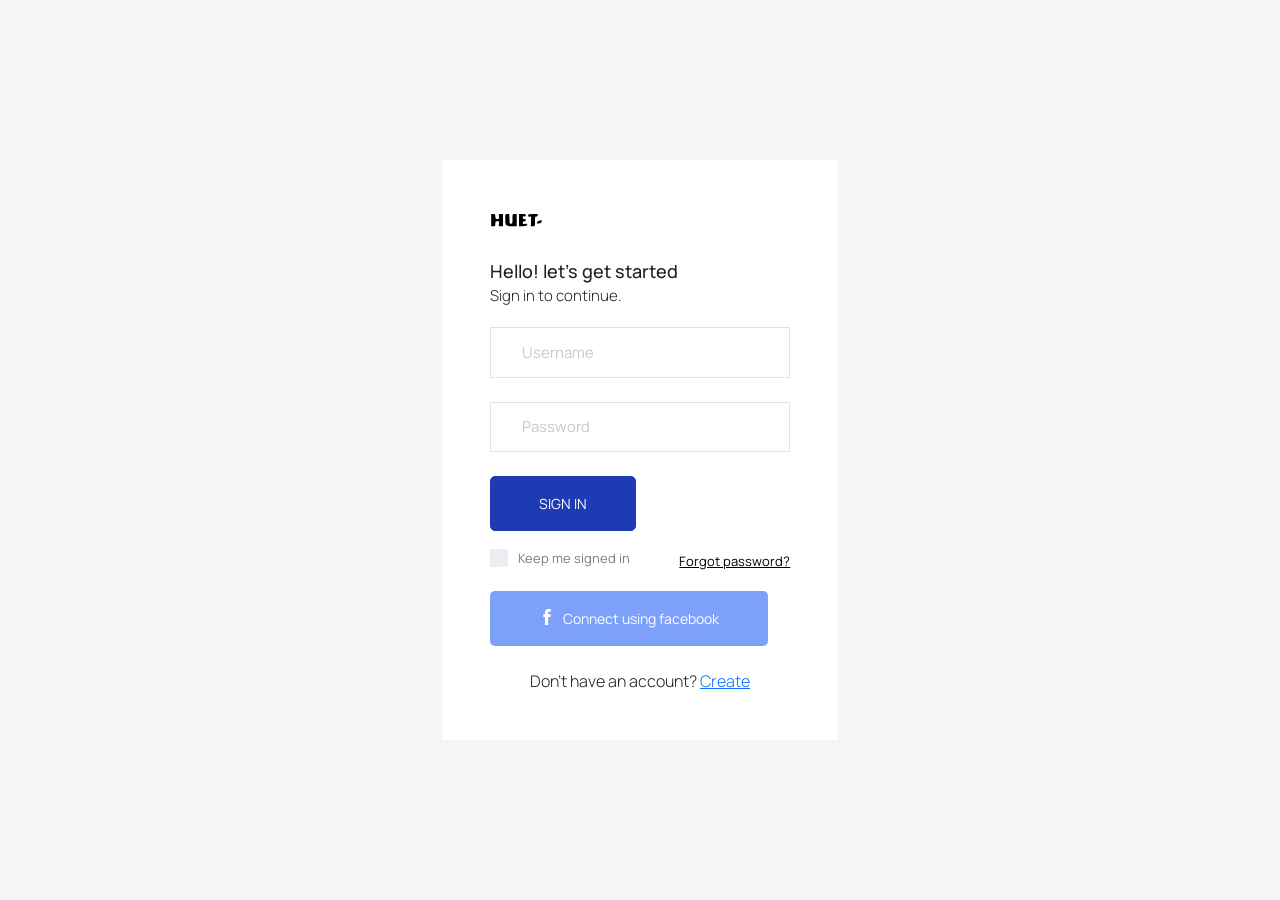
<file: pages/samples/login.html>
<!DOCTYPE html>
<html lang="en">

<head>
  <!-- Required meta tags -->
  <meta charset="utf-8">
  <meta name="viewport" content="width=device-width, initial-scale=1, shrink-to-fit=no">
  <title>Star Admin2 </title>
  <!-- plugins:css -->
  <link rel="stylesheet" href="../../vendors/feather/feather.css">
  <link rel="stylesheet" href="../../vendors/mdi/css/materialdesignicons.min.css">
  <link rel="stylesheet" href="../../vendors/ti-icons/css/themify-icons.css">
  <link rel="stylesheet" href="../../vendors/typicons/typicons.css">
  <link rel="stylesheet" href="../../vendors/simple-line-icons/css/simple-line-icons.css">
  <link rel="stylesheet" href="../../vendors/css/vendor.bundle.base.css">
  <!-- endinject -->
  <!-- Plugin css for this page -->
  <!-- End plugin css for this page -->
  <!-- inject:css -->
  <link rel="stylesheet" href="../../css/vertical-layout-light/style.css">
  <!-- endinject -->
  <link rel="shortcut icon" href="../../images/favicon.png" />
</head>

<body>
  <div class="container-scroller">
    <div class="container-fluid page-body-wrapper full-page-wrapper">
      <div class="content-wrapper d-flex align-items-center auth px-0">
        <div class="row w-100 mx-0">
          <div class="col-lg-4 mx-auto">
            <div class="auth-form-light text-left py-5 px-4 px-sm-5">
              <div class="brand-logo">
                <img src="../../images/logo.svg" alt="logo">
              </div>
              <h4>Hello! let's get started</h4>
              <h6 class="fw-light">Sign in to continue.</h6>
              <form class="pt-3">
                <div class="form-group">
                  <input type="email" class="form-control form-control-lg" id="exampleInputEmail1" placeholder="Username">
                </div>
                <div class="form-group">
                  <input type="password" class="form-control form-control-lg" id="exampleInputPassword1" placeholder="Password">
                </div>
                <div class="mt-3">
                  <a class="btn btn-block btn-primary btn-lg font-weight-medium auth-form-btn" href="../../index.html">SIGN IN</a>
                </div>
                <div class="my-2 d-flex justify-content-between align-items-center">
                  <div class="form-check">
                    <label class="form-check-label text-muted">
                      <input type="checkbox" class="form-check-input">
                      Keep me signed in
                    </label>
                  </div>
                  <a href="#" class="auth-link text-black">Forgot password?</a>
                </div>
                <div class="mb-2">
                  <button type="button" class="btn btn-block btn-facebook auth-form-btn">
                    <i class="ti-facebook me-2"></i>Connect using facebook
                  </button>
                </div>
                <div class="text-center mt-4 fw-light">
                  Don't have an account? <a href="register.html" class="text-primary">Create</a>
                </div>
              </form>
            </div>
          </div>
        </div>
      </div>
      <!-- content-wrapper ends -->
    </div>
    <!-- page-body-wrapper ends -->
  </div>
  <!-- container-scroller -->
  <!-- plugins:js -->
  <script src="../../vendors/js/vendor.bundle.base.js"></script>
  <!-- endinject -->
  <!-- Plugin js for this page -->
  <script src="../../vendors/bootstrap-datepicker/bootstrap-datepicker.min.js"></script>
  <!-- End plugin js for this page -->
  <!-- inject:js -->
  <script src="../../js/off-canvas.js"></script>
  <script src="../../js/hoverable-collapse.js"></script>
  <script src="../../js/template.js"></script>
  <script src="../../js/settings.js"></script>
  <script src="../../js/todolist.js"></script>
  <!-- endinject -->
</body>

</html>
</file>
<file: vendors/feather/feather.css>
@charset "UTF-8";
 
@font-face {
  font-family: "feather";
  src:url("fonts/feather-webfont.eot");
  src:url("fonts/feather-webfont.eot?#iefix") format("embedded-opentype"),
    url("fonts/feather-webfont.woff") format("woff"),
    url("fonts/feather-webfont.ttf") format("truetype"),
    url("fonts/feather-webfont.svg#feather") format("svg");
  font-weight: normal;
  font-style: normal;
}

/* Character Mapping Method */
 
[data-icon]:before {
  display: inline-block;
  font-family: "feather";
  content: attr(data-icon);
  font-style: normal;
  font-weight: normal;
  font-variant: normal;
  text-transform: none;
  speak: none;
  line-height: 1;
  -webkit-font-smoothing: antialiased;
  -moz-osx-font-smoothing: grayscale;
}

/* CSS Class Mapping Method */
 
[class^="icon-"],
[class*=" icon-"] {
  display: inline-block;
  font-family: "feather";
  font-style: normal;
  font-weight: normal;
  font-variant: normal;
  text-transform: none;
  speak: none;
  line-height: 1;
  -webkit-font-smoothing: antialiased;
  -moz-osx-font-smoothing: grayscale;
}

.icon-eye:before {
  content: "\e000";
}

.icon-paper-clip:before {
  content: "\e001";
}

.icon-mail:before {
  content: "\e002";
}

.icon-mail:before {
  content: "\e002";
}

.icon-toggle:before {
  content: "\e003";
}

.icon-layout:before {
  content: "\e004";
}

.icon-link:before {
  content: "\e005";
}

.icon-bell:before {
  content: "\e006";
}

.icon-lock:before {
  content: "\e007";
}

.icon-unlock:before {
  content: "\e008";
}

.icon-ribbon:before {
  content: "\e009";
}

.icon-image:before {
  content: "\e010";
}

.icon-signal:before {
  content: "\e011";
}

.icon-target:before {
  content: "\e012";
}

.icon-clipboard:before {
  content: "\e013";
}

.icon-clock:before {
  content: "\e014";
}

.icon-clock:before {
  content: "\e014";
}

.icon-watch:before {
  content: "\e015";
}

.icon-air-play:before {
  content: "\e016";
}

.icon-camera:before {
  content: "\e017";
}

.icon-video:before {
  content: "\e018";
}

.icon-disc:before {
  content: "\e019";
}

.icon-printer:before {
  content: "\e020";
}

.icon-monitor:before {
  content: "\e021";
}

.icon-server:before {
  content: "\e022";
}

.icon-cog:before {
  content: "\e023";
}

.icon-heart:before {
  content: "\e024";
}

.icon-paragraph:before {
  content: "\e025";
}

.icon-align-justify:before {
  content: "\e026";
}

.icon-align-left:before {
  content: "\e027";
}

.icon-align-center:before {
  content: "\e028";
}

.icon-align-right:before {
  content: "\e029";
}

.icon-book:before {
  content: "\e030";
}

.icon-layers:before {
  content: "\e031";
}

.icon-stack:before {
  content: "\e032";
}

.icon-stack-2:before {
  content: "\e033";
}

.icon-paper:before {
  content: "\e034";
}

.icon-paper-stack:before {
  content: "\e035";
}

.icon-search:before {
  content: "\e036";
}

.icon-zoom-in:before {
  content: "\e037";
}

.icon-zoom-out:before {
  content: "\e038";
}

.icon-reply:before {
  content: "\e039";
}

.icon-circle-plus:before {
  content: "\e040";
}

.icon-circle-minus:before {
  content: "\e041";
}

.icon-circle-check:before {
  content: "\e042";
}

.icon-circle-cross:before {
  content: "\e043";
}

.icon-square-plus:before {
  content: "\e044";
}

.icon-square-minus:before {
  content: "\e045";
}

.icon-square-check:before {
  content: "\e046";
}

.icon-square-cross:before {
  content: "\e047";
}

.icon-microphone:before {
  content: "\e048";
}

.icon-record:before {
  content: "\e049";
}

.icon-skip-back:before {
  content: "\e050";
}

.icon-rewind:before {
  content: "\e051";
}

.icon-play:before {
  content: "\e052";
}

.icon-pause:before {
  content: "\e053";
}

.icon-stop:before {
  content: "\e054";
}

.icon-fast-forward:before {
  content: "\e055";
}

.icon-skip-forward:before {
  content: "\e056";
}

.icon-shuffle:before {
  content: "\e057";
}

.icon-repeat:before {
  content: "\e058";
}

.icon-folder:before {
  content: "\e059";
}

.icon-umbrella:before {
  content: "\e060";
}

.icon-moon:before {
  content: "\e061";
}

.icon-thermometer:before {
  content: "\e062";
}

.icon-drop:before {
  content: "\e063";
}

.icon-sun:before {
  content: "\e064";
}

.icon-cloud:before {
  content: "\e065";
}

.icon-cloud-upload:before {
  content: "\e066";
}

.icon-cloud-download:before {
  content: "\e067";
}

.icon-upload:before {
  content: "\e068";
}

.icon-download:before {
  content: "\e069";
}

.icon-location:before {
  content: "\e070";
}

.icon-location-2:before {
  content: "\e071";
}

.icon-map:before {
  content: "\e072";
}

.icon-battery:before {
  content: "\e073";
}

.icon-head:before {
  content: "\e074";
}

.icon-briefcase:before {
  content: "\e075";
}

.icon-speech-bubble:before {
  content: "\e076";
}

.icon-anchor:before {
  content: "\e077";
}

.icon-globe:before {
  content: "\e078";
}

.icon-box:before {
  content: "\e079";
}

.icon-reload:before {
  content: "\e080";
}

.icon-share:before {
  content: "\e081";
}

.icon-marquee:before {
  content: "\e082";
}

.icon-marquee-plus:before {
  content: "\e083";
}

.icon-marquee-minus:before {
  content: "\e084";
}

.icon-tag:before {
  content: "\e085";
}

.icon-power:before {
  content: "\e086";
}

.icon-command:before {
  content: "\e087";
}

.icon-alt:before {
  content: "\e088";
}

.icon-esc:before {
  content: "\e089";
}

.icon-bar-graph:before {
  content: "\e090";
}

.icon-bar-graph-2:before {
  content: "\e091";
}

.icon-pie-graph:before {
  content: "\e092";
}

.icon-star:before {
  content: "\e093";
}

.icon-arrow-left:before {
  content: "\e094";
}

.icon-arrow-right:before {
  content: "\e095";
}

.icon-arrow-up:before {
  content: "\e096";
}

.icon-arrow-down:before {
  content: "\e097";
}

.icon-volume:before {
  content: "\e098";
}

.icon-mute:before {
  content: "\e099";
}

.icon-content-right:before {
  content: "\e100";
}

.icon-content-left:before {
  content: "\e101";
}

.icon-grid:before {
  content: "\e102";
}

.icon-grid-2:before {
  content: "\e103";
}

.icon-columns:before {
  content: "\e104";
}

.icon-loader:before {
  content: "\e105";
}

.icon-bag:before {
  content: "\e106";
}

.icon-ban:before {
  content: "\e107";
}

.icon-flag:before {
  content: "\e108";
}

.icon-trash:before {
  content: "\e109";
}

.icon-expand:before {
  content: "\e110";
}

.icon-contract:before {
  content: "\e111";
}

.icon-maximize:before {
  content: "\e112";
}

.icon-minimize:before {
  content: "\e113";
}

.icon-plus:before {
  content: "\e114";
}

.icon-minus:before {
  content: "\e115";
}

.icon-check:before {
  content: "\e116";
}

.icon-cross:before {
  content: "\e117";
}

.icon-move:before {
  content: "\e118";
}

.icon-delete:before {
  content: "\e119";
}

.icon-menu:before {
  content: "\e120";
}

.icon-archive:before {
  content: "\e121";
}

.icon-inbox:before {
  content: "\e122";
}

.icon-outbox:before {
  content: "\e123";
}

.icon-file:before {
  content: "\e124";
}

.icon-file-add:before {
  content: "\e125";
}

.icon-file-subtract:before {
  content: "\e126";
}

.icon-help:before {
  content: "\e127";
}

.icon-open:before {
  content: "\e128";
}

.icon-ellipsis:before {
  content: "\e129";
}
</file>
<file: vendors/ti-icons/css/themify-icons.css>
@font-face {
	font-family: 'themify';
	src:url('../fonts/themify.eot');
	src:url('../fonts/themify.eot?#iefix') format('embedded-opentype'),
		url('../fonts/themify.woff') format('woff'),
		url('../fonts/themify.ttf') format('truetype'),
		url('../fonts/themify.svg') format('svg');
	font-weight: normal;
	font-style: normal;
}

[class^="ti-"], [class*=" ti-"] {
	font-family: 'themify';
	speak: none;
	font-style: normal;
	font-weight: normal;
	font-variant: normal;
	text-transform: none;
	line-height: 1;

	/* Better Font Rendering =========== */
	-webkit-font-smoothing: antialiased;
	-moz-osx-font-smoothing: grayscale;
}

.ti-wand:before {
	content: "\e600";
}
.ti-volume:before {
	content: "\e601";
}
.ti-user:before {
	content: "\e602";
}
.ti-unlock:before {
	content: "\e603";
}
.ti-unlink:before {
	content: "\e604";
}
.ti-trash:before {
	content: "\e605";
}
.ti-thought:before {
	content: "\e606";
}
.ti-target:before {
	content: "\e607";
}
.ti-tag:before {
	content: "\e608";
}
.ti-tablet:before {
	content: "\e609";
}
.ti-star:before {
	content: "\e60a";
}
.ti-spray:before {
	content: "\e60b";
}
.ti-signal:before {
	content: "\e60c";
}
.ti-shopping-cart:before {
	content: "\e60d";
}
.ti-shopping-cart-full:before {
	content: "\e60e";
}
.ti-settings:before {
	content: "\e60f";
}
.ti-search:before {
	content: "\e610";
}
.ti-zoom-in:before {
	content: "\e611";
}
.ti-zoom-out:before {
	content: "\e612";
}
.ti-cut:before {
	content: "\e613";
}
.ti-ruler:before {
	content: "\e614";
}
.ti-ruler-pencil:before {
	content: "\e615";
}
.ti-ruler-alt:before {
	content: "\e616";
}
.ti-bookmark:before {
	content: "\e617";
}
.ti-bookmark-alt:before {
	content: "\e618";
}
.ti-reload:before {
	content: "\e619";
}
.ti-plus:before {
	content: "\e61a";
}
.ti-pin:before {
	content: "\e61b";
}
.ti-pencil:before {
	content: "\e61c";
}
.ti-pencil-alt:before {
	content: "\e61d";
}
.ti-paint-roller:before {
	content: "\e61e";
}
.ti-paint-bucket:before {
	content: "\e61f";
}
.ti-na:before {
	content: "\e620";
}
.ti-mobile:before {
	content: "\e621";
}
.ti-minus:before {
	content: "\e622";
}
.ti-medall:before {
	content: "\e623";
}
.ti-medall-alt:before {
	content: "\e624";
}
.ti-marker:before {
	content: "\e625";
}
.ti-marker-alt:before {
	content: "\e626";
}
.ti-arrow-up:before {
	content: "\e627";
}
.ti-arrow-right:before {
	content: "\e628";
}
.ti-arrow-left:before {
	content: "\e629";
}
.ti-arrow-down:before {
	content: "\e62a";
}
.ti-lock:before {
	content: "\e62b";
}
.ti-location-arrow:before {
	content: "\e62c";
}
.ti-link:before {
	content: "\e62d";
}
.ti-layout:before {
	content: "\e62e";
}
.ti-layers:before {
	content: "\e62f";
}
.ti-layers-alt:before {
	content: "\e630";
}
.ti-key:before {
	content: "\e631";
}
.ti-import:before {
	content: "\e632";
}
.ti-image:before {
	content: "\e633";
}
.ti-heart:before {
	content: "\e634";
}
.ti-heart-broken:before {
	content: "\e635";
}
.ti-hand-stop:before {
	content: "\e636";
}
.ti-hand-open:before {
	content: "\e637";
}
.ti-hand-drag:before {
	content: "\e638";
}
.ti-folder:before {
	content: "\e639";
}
.ti-flag:before {
	content: "\e63a";
}
.ti-flag-alt:before {
	content: "\e63b";
}
.ti-flag-alt-2:before {
	content: "\e63c";
}
.ti-eye:before {
	content: "\e63d";
}
.ti-export:before {
	content: "\e63e";
}
.ti-exchange-vertical:before {
	content: "\e63f";
}
.ti-desktop:before {
	content: "\e640";
}
.ti-cup:before {
	content: "\e641";
}
.ti-crown:before {
	content: "\e642";
}
.ti-comments:before {
	content: "\e643";
}
.ti-comment:before {
	content: "\e644";
}
.ti-comment-alt:before {
	content: "\e645";
}
.ti-close:before {
	content: "\e646";
}
.ti-clip:before {
	content: "\e647";
}
.ti-angle-up:before {
	content: "\e648";
}
.ti-angle-right:before {
	content: "\e649";
}
.ti-angle-left:before {
	content: "\e64a";
}
.ti-angle-down:before {
	content: "\e64b";
}
.ti-check:before {
	content: "\e64c";
}
.ti-check-box:before {
	content: "\e64d";
}
.ti-camera:before {
	content: "\e64e";
}
.ti-announcement:before {
	content: "\e64f";
}
.ti-brush:before {
	content: "\e650";
}
.ti-briefcase:before {
	content: "\e651";
}
.ti-bolt:before {
	content: "\e652";
}
.ti-bolt-alt:before {
	content: "\e653";
}
.ti-blackboard:before {
	content: "\e654";
}
.ti-bag:before {
	content: "\e655";
}
.ti-move:before {
	content: "\e656";
}
.ti-arrows-vertical:before {
	content: "\e657";
}
.ti-arrows-horizontal:before {
	content: "\e658";
}
.ti-fullscreen:before {
	content: "\e659";
}
.ti-arrow-top-right:before {
	content: "\e65a";
}
.ti-arrow-top-left:before {
	content: "\e65b";
}
.ti-arrow-circle-up:before {
	content: "\e65c";
}
.ti-arrow-circle-right:before {
	content: "\e65d";
}
.ti-arrow-circle-left:before {
	content: "\e65e";
}
.ti-arrow-circle-down:before {
	content: "\e65f";
}
.ti-angle-double-up:before {
	content: "\e660";
}
.ti-angle-double-right:before {
	content: "\e661";
}
.ti-angle-double-left:before {
	content: "\e662";
}
.ti-angle-double-down:before {
	content: "\e663";
}
.ti-zip:before {
	content: "\e664";
}
.ti-world:before {
	content: "\e665";
}
.ti-wheelchair:before {
	content: "\e666";
}
.ti-view-list:before {
	content: "\e667";
}
.ti-view-list-alt:before {
	content: "\e668";
}
.ti-view-grid:before {
	content: "\e669";
}
.ti-uppercase:before {
	content: "\e66a";
}
.ti-upload:before {
	content: "\e66b";
}
.ti-underline:before {
	content: "\e66c";
}
.ti-truck:before {
	content: "\e66d";
}
.ti-timer:before {
	content: "\e66e";
}
.ti-ticket:before {
	content: "\e66f";
}
.ti-thumb-up:before {
	content: "\e670";
}
.ti-thumb-down:before {
	content: "\e671";
}
.ti-text:before {
	content: "\e672";
}
.ti-stats-up:before {
	content: "\e673";
}
.ti-stats-down:before {
	content: "\e674";
}
.ti-split-v:before {
	content: "\e675";
}
.ti-split-h:before {
	content: "\e676";
}
.ti-smallcap:before {
	content: "\e677";
}
.ti-shine:before {
	content: "\e678";
}
.ti-shift-right:before {
	content: "\e679";
}
.ti-shift-left:before {
	content: "\e67a";
}
.ti-shield:before {
	content: "\e67b";
}
.ti-notepad:before {
	content: "\e67c";
}
.ti-server:before {
	content: "\e67d";
}
.ti-quote-right:before {
	content: "\e67e";
}
.ti-quote-left:before {
	content: "\e67f";
}
.ti-pulse:before {
	content: "\e680";
}
.ti-printer:before {
	content: "\e681";
}
.ti-power-off:before {
	content: "\e682";
}
.ti-plug:before {
	content: "\e683";
}
.ti-pie-chart:before {
	content: "\e684";
}
.ti-paragraph:before {
	content: "\e685";
}
.ti-panel:before {
	content: "\e686";
}
.ti-package:before {
	content: "\e687";
}
.ti-music:before {
	content: "\e688";
}
.ti-music-alt:before {
	content: "\e689";
}
.ti-mouse:before {
	content: "\e68a";
}
.ti-mouse-alt:before {
	content: "\e68b";
}
.ti-money:before {
	content: "\e68c";
}
.ti-microphone:before {
	content: "\e68d";
}
.ti-menu:before {
	content: "\e68e";
}
.ti-menu-alt:before {
	content: "\e68f";
}
.ti-map:before {
	content: "\e690";
}
.ti-map-alt:before {
	content: "\e691";
}
.ti-loop:before {
	content: "\e692";
}
.ti-location-pin:before {
	content: "\e693";
}
.ti-list:before {
	content: "\e694";
}
.ti-light-bulb:before {
	content: "\e695";
}
.ti-Italic:before {
	content: "\e696";
}
.ti-info:before {
	content: "\e697";
}
.ti-infinite:before {
	content: "\e698";
}
.ti-id-badge:before {
	content: "\e699";
}
.ti-hummer:before {
	content: "\e69a";
}
.ti-home:before {
	content: "\e69b";
}
.ti-help:before {
	content: "\e69c";
}
.ti-headphone:before {
	content: "\e69d";
}
.ti-harddrives:before {
	content: "\e69e";
}
.ti-harddrive:before {
	content: "\e69f";
}
.ti-gift:before {
	content: "\e6a0";
}
.ti-game:before {
	content: "\e6a1";
}
.ti-filter:before {
	content: "\e6a2";
}
.ti-files:before {
	content: "\e6a3";
}
.ti-file:before {
	content: "\e6a4";
}
.ti-eraser:before {
	content: "\e6a5";
}
.ti-envelope:before {
	content: "\e6a6";
}
.ti-download:before {
	content: "\e6a7";
}
.ti-direction:before {
	content: "\e6a8";
}
.ti-direction-alt:before {
	content: "\e6a9";
}
.ti-dashboard:before {
	content: "\e6aa";
}
.ti-control-stop:before {
	content: "\e6ab";
}
.ti-control-shuffle:before {
	content: "\e6ac";
}
.ti-control-play:before {
	content: "\e6ad";
}
.ti-control-pause:before {
	content: "\e6ae";
}
.ti-control-forward:before {
	content: "\e6af";
}
.ti-control-backward:before {
	content: "\e6b0";
}
.ti-cloud:before {
	content: "\e6b1";
}
.ti-cloud-up:before {
	content: "\e6b2";
}
.ti-cloud-down:before {
	content: "\e6b3";
}
.ti-clipboard:before {
	content: "\e6b4";
}
.ti-car:before {
	content: "\e6b5";
}
.ti-calendar:before {
	content: "\e6b6";
}
.ti-book:before {
	content: "\e6b7";
}
.ti-bell:before {
	content: "\e6b8";
}
.ti-basketball:before {
	content: "\e6b9";
}
.ti-bar-chart:before {
	content: "\e6ba";
}
.ti-bar-chart-alt:before {
	content: "\e6bb";
}
.ti-back-right:before {
	content: "\e6bc";
}
.ti-back-left:before {
	content: "\e6bd";
}
.ti-arrows-corner:before {
	content: "\e6be";
}
.ti-archive:before {
	content: "\e6bf";
}
.ti-anchor:before {
	content: "\e6c0";
}
.ti-align-right:before {
	content: "\e6c1";
}
.ti-align-left:before {
	content: "\e6c2";
}
.ti-align-justify:before {
	content: "\e6c3";
}
.ti-align-center:before {
	content: "\e6c4";
}
.ti-alert:before {
	content: "\e6c5";
}
.ti-alarm-clock:before {
	content: "\e6c6";
}
.ti-agenda:before {
	content: "\e6c7";
}
.ti-write:before {
	content: "\e6c8";
}
.ti-window:before {
	content: "\e6c9";
}
.ti-widgetized:before {
	content: "\e6ca";
}
.ti-widget:before {
	content: "\e6cb";
}
.ti-widget-alt:before {
	content: "\e6cc";
}
.ti-wallet:before {
	content: "\e6cd";
}
.ti-video-clapper:before {
	content: "\e6ce";
}
.ti-video-camera:before {
	content: "\e6cf";
}
.ti-vector:before {
	content: "\e6d0";
}
.ti-themify-logo:before {
	content: "\e6d1";
}
.ti-themify-favicon:before {
	content: "\e6d2";
}
.ti-themify-favicon-alt:before {
	content: "\e6d3";
}
.ti-support:before {
	content: "\e6d4";
}
.ti-stamp:before {
	content: "\e6d5";
}
.ti-split-v-alt:before {
	content: "\e6d6";
}
.ti-slice:before {
	content: "\e6d7";
}
.ti-shortcode:before {
	content: "\e6d8";
}
.ti-shift-right-alt:before {
	content: "\e6d9";
}
.ti-shift-left-alt:before {
	content: "\e6da";
}
.ti-ruler-alt-2:before {
	content: "\e6db";
}
.ti-receipt:before {
	content: "\e6dc";
}
.ti-pin2:before {
	content: "\e6dd";
}
.ti-pin-alt:before {
	content: "\e6de";
}
.ti-pencil-alt2:before {
	content: "\e6df";
}
.ti-palette:before {
	content: "\e6e0";
}
.ti-more:before {
	content: "\e6e1";
}
.ti-more-alt:before {
	content: "\e6e2";
}
.ti-microphone-alt:before {
	content: "\e6e3";
}
.ti-magnet:before {
	content: "\e6e4";
}
.ti-line-double:before {
	content: "\e6e5";
}
.ti-line-dotted:before {
	content: "\e6e6";
}
.ti-line-dashed:before {
	content: "\e6e7";
}
.ti-layout-width-full:before {
	content: "\e6e8";
}
.ti-layout-width-default:before {
	content: "\e6e9";
}
.ti-layout-width-default-alt:before {
	content: "\e6ea";
}
.ti-layout-tab:before {
	content: "\e6eb";
}
.ti-layout-tab-window:before {
	content: "\e6ec";
}
.ti-layout-tab-v:before {
	content: "\e6ed";
}
.ti-layout-tab-min:before {
	content: "\e6ee";
}
.ti-layout-slider:before {
	content: "\e6ef";
}
.ti-layout-slider-alt:before {
	content: "\e6f0";
}
.ti-layout-sidebar-right:before {
	content: "\e6f1";
}
.ti-layout-sidebar-none:before {
	content: "\e6f2";
}
.ti-layout-sidebar-left:before {
	content: "\e6f3";
}
.ti-layout-placeholder:before {
	content: "\e6f4";
}
.ti-layout-menu:before {
	content: "\e6f5";
}
.ti-layout-menu-v:before {
	content: "\e6f6";
}
.ti-layout-menu-separated:before {
	content: "\e6f7";
}
.ti-layout-menu-full:before {
	content: "\e6f8";
}
.ti-layout-media-right-alt:before {
	content: "\e6f9";
}
.ti-layout-media-right:before {
	content: "\e6fa";
}
.ti-layout-media-overlay:before {
	content: "\e6fb";
}
.ti-layout-media-overlay-alt:before {
	content: "\e6fc";
}
.ti-layout-media-overlay-alt-2:before {
	content: "\e6fd";
}
.ti-layout-media-left-alt:before {
	content: "\e6fe";
}
.ti-layout-media-left:before {
	content: "\e6ff";
}
.ti-layout-media-center-alt:before {
	content: "\e700";
}
.ti-layout-media-center:before {
	content: "\e701";
}
.ti-layout-list-thumb:before {
	content: "\e702";
}
.ti-layout-list-thumb-alt:before {
	content: "\e703";
}
.ti-layout-list-post:before {
	content: "\e704";
}
.ti-layout-list-large-image:before {
	content: "\e705";
}
.ti-layout-line-solid:before {
	content: "\e706";
}
.ti-layout-grid4:before {
	content: "\e707";
}
.ti-layout-grid3:before {
	content: "\e708";
}
.ti-layout-grid2:before {
	content: "\e709";
}
.ti-layout-grid2-thumb:before {
	content: "\e70a";
}
.ti-layout-cta-right:before {
	content: "\e70b";
}
.ti-layout-cta-left:before {
	content: "\e70c";
}
.ti-layout-cta-center:before {
	content: "\e70d";
}
.ti-layout-cta-btn-right:before {
	content: "\e70e";
}
.ti-layout-cta-btn-left:before {
	content: "\e70f";
}
.ti-layout-column4:before {
	content: "\e710";
}
.ti-layout-column3:before {
	content: "\e711";
}
.ti-layout-column2:before {
	content: "\e712";
}
.ti-layout-accordion-separated:before {
	content: "\e713";
}
.ti-layout-accordion-merged:before {
	content: "\e714";
}
.ti-layout-accordion-list:before {
	content: "\e715";
}
.ti-ink-pen:before {
	content: "\e716";
}
.ti-info-alt:before {
	content: "\e717";
}
.ti-help-alt:before {
	content: "\e718";
}
.ti-headphone-alt:before {
	content: "\e719";
}
.ti-hand-point-up:before {
	content: "\e71a";
}
.ti-hand-point-right:before {
	content: "\e71b";
}
.ti-hand-point-left:before {
	content: "\e71c";
}
.ti-hand-point-down:before {
	content: "\e71d";
}
.ti-gallery:before {
	content: "\e71e";
}
.ti-face-smile:before {
	content: "\e71f";
}
.ti-face-sad:before {
	content: "\e720";
}
.ti-credit-card:before {
	content: "\e721";
}
.ti-control-skip-forward:before {
	content: "\e722";
}
.ti-control-skip-backward:before {
	content: "\e723";
}
.ti-control-record:before {
	content: "\e724";
}
.ti-control-eject:before {
	content: "\e725";
}
.ti-comments-smiley:before {
	content: "\e726";
}
.ti-brush-alt:before {
	content: "\e727";
}
.ti-youtube:before {
	content: "\e728";
}
.ti-vimeo:before {
	content: "\e729";
}
.ti-twitter:before {
	content: "\e72a";
}
.ti-time:before {
	content: "\e72b";
}
.ti-tumblr:before {
	content: "\e72c";
}
.ti-skype:before {
	content: "\e72d";
}
.ti-share:before {
	content: "\e72e";
}
.ti-share-alt:before {
	content: "\e72f";
}
.ti-rocket:before {
	content: "\e730";
}
.ti-pinterest:before {
	content: "\e731";
}
.ti-new-window:before {
	content: "\e732";
}
.ti-microsoft:before {
	content: "\e733";
}
.ti-list-ol:before {
	content: "\e734";
}
.ti-linkedin:before {
	content: "\e735";
}
.ti-layout-sidebar-2:before {
	content: "\e736";
}
.ti-layout-grid4-alt:before {
	content: "\e737";
}
.ti-layout-grid3-alt:before {
	content: "\e738";
}
.ti-layout-grid2-alt:before {
	content: "\e739";
}
.ti-layout-column4-alt:before {
	content: "\e73a";
}
.ti-layout-column3-alt:before {
	content: "\e73b";
}
.ti-layout-column2-alt:before {
	content: "\e73c";
}
.ti-instagram:before {
	content: "\e73d";
}
.ti-google:before {
	content: "\e73e";
}
.ti-github:before {
	content: "\e73f";
}
.ti-flickr:before {
	content: "\e740";
}
.ti-facebook:before {
	content: "\e741";
}
.ti-dropbox:before {
	content: "\e742";
}
.ti-dribbble:before {
	content: "\e743";
}
.ti-apple:before {
	content: "\e744";
}
.ti-android:before {
	content: "\e745";
}
.ti-save:before {
	content: "\e746";
}
.ti-save-alt:before {
	content: "\e747";
}
.ti-yahoo:before {
	content: "\e748";
}
.ti-wordpress:before {
	content: "\e749";
}
.ti-vimeo-alt:before {
	content: "\e74a";
}
.ti-twitter-alt:before {
	content: "\e74b";
}
.ti-tumblr-alt:before {
	content: "\e74c";
}
.ti-trello:before {
	content: "\e74d";
}
.ti-stack-overflow:before {
	content: "\e74e";
}
.ti-soundcloud:before {
	content: "\e74f";
}
.ti-sharethis:before {
	content: "\e750";
}
.ti-sharethis-alt:before {
	content: "\e751";
}
.ti-reddit:before {
	content: "\e752";
}
.ti-pinterest-alt:before {
	content: "\e753";
}
.ti-microsoft-alt:before {
	content: "\e754";
}
.ti-linux:before {
	content: "\e755";
}
.ti-jsfiddle:before {
	content: "\e756";
}
.ti-joomla:before {
	content: "\e757";
}
.ti-html5:before {
	content: "\e758";
}
.ti-flickr-alt:before {
	content: "\e759";
}
.ti-email:before {
	content: "\e75a";
}
.ti-drupal:before {
	content: "\e75b";
}
.ti-dropbox-alt:before {
	content: "\e75c";
}
.ti-css3:before {
	content: "\e75d";
}
.ti-rss:before {
	content: "\e75e";
}
.ti-rss-alt:before {
	content: "\e75f";
}
</file>
<file: vendors/typicons/typicons.css>
@charset "UTF-8";

@font-face {
  font-family: "typicons";
  src: url("typicons.eot?b99ba6e7256a27d29176cef7fc322738?#iefix") format("embedded-opentype"),
url("typicons.woff2?b99ba6e7256a27d29176cef7fc322738") format("woff2"),
url("typicons.woff?b99ba6e7256a27d29176cef7fc322738") format("woff"),
url("typicons.ttf?b99ba6e7256a27d29176cef7fc322738") format("truetype"),
url("typicons.svg?b99ba6e7256a27d29176cef7fc322738#typicons") format("svg");
}

.typcn:before {
  font-family: typicons !important;
  font-style: normal;
  font-weight: normal !important;
  font-variant: normal;
  text-transform: none;
  line-height: 1;
  -webkit-font-smoothing: antialiased;
  -moz-osx-font-smoothing: grayscale;
}

.typcn-lg {
  font-size: 1.33333333em;
  line-height: 0.75em;
  vertical-align: -15%;
}
.typcn-2x {
  font-size: 2em;
}
.typcn-3x {
  font-size: 3em;
}
.typcn-4x {
  font-size: 4em;
}
.typcn-5x {
  font-size: 5em;
}

.typcn-adjust-brightness:before {
  content: "\e000";
}
.typcn-adjust-contrast:before {
  content: "\e001";
}
.typcn-anchor-outline:before {
  content: "\e002";
}
.typcn-anchor:before {
  content: "\e003";
}
.typcn-archive:before {
  content: "\e004";
}
.typcn-arrow-back-outline:before {
  content: "\e005";
}
.typcn-arrow-back:before {
  content: "\e006";
}
.typcn-arrow-down-outline:before {
  content: "\e007";
}
.typcn-arrow-down-thick:before {
  content: "\e008";
}
.typcn-arrow-down:before {
  content: "\e009";
}
.typcn-arrow-forward-outline:before {
  content: "\e00a";
}
.typcn-arrow-forward:before {
  content: "\e00b";
}
.typcn-arrow-left-outline:before {
  content: "\e00c";
}
.typcn-arrow-left-thick:before {
  content: "\e00d";
}
.typcn-arrow-left:before {
  content: "\e00e";
}
.typcn-arrow-loop-outline:before {
  content: "\e00f";
}
.typcn-arrow-loop:before {
  content: "\e010";
}
.typcn-arrow-maximise-outline:before {
  content: "\e011";
}
.typcn-arrow-maximise:before {
  content: "\e012";
}
.typcn-arrow-minimise-outline:before {
  content: "\e013";
}
.typcn-arrow-minimise:before {
  content: "\e014";
}
.typcn-arrow-move-outline:before {
  content: "\e015";
}
.typcn-arrow-move:before {
  content: "\e016";
}
.typcn-arrow-repeat-outline:before {
  content: "\e017";
}
.typcn-arrow-repeat:before {
  content: "\e018";
}
.typcn-arrow-right-outline:before {
  content: "\e019";
}
.typcn-arrow-right-thick:before {
  content: "\e01a";
}
.typcn-arrow-right:before {
  content: "\e01b";
}
.typcn-arrow-shuffle:before {
  content: "\e01c";
}
.typcn-arrow-sorted-down:before {
  content: "\e01d";
}
.typcn-arrow-sorted-up:before {
  content: "\e01e";
}
.typcn-arrow-sync-outline:before {
  content: "\e01f";
}
.typcn-arrow-sync:before {
  content: "\e020";
}
.typcn-arrow-unsorted:before {
  content: "\e021";
}
.typcn-arrow-up-outline:before {
  content: "\e022";
}
.typcn-arrow-up-thick:before {
  content: "\e023";
}
.typcn-arrow-up:before {
  content: "\e024";
}
.typcn-at:before {
  content: "\e025";
}
.typcn-attachment-outline:before {
  content: "\e026";
}
.typcn-attachment:before {
  content: "\e027";
}
.typcn-backspace-outline:before {
  content: "\e028";
}
.typcn-backspace:before {
  content: "\e029";
}
.typcn-battery-charge:before {
  content: "\e02a";
}
.typcn-battery-full:before {
  content: "\e02b";
}
.typcn-battery-high:before {
  content: "\e02c";
}
.typcn-battery-low:before {
  content: "\e02d";
}
.typcn-battery-mid:before {
  content: "\e02e";
}
.typcn-beaker:before {
  content: "\e02f";
}
.typcn-beer:before {
  content: "\e030";
}
.typcn-bell:before {
  content: "\e031";
}
.typcn-book:before {
  content: "\e032";
}
.typcn-bookmark:before {
  content: "\e033";
}
.typcn-briefcase:before {
  content: "\e034";
}
.typcn-brush:before {
  content: "\e035";
}
.typcn-business-card:before {
  content: "\e036";
}
.typcn-calculator:before {
  content: "\e037";
}
.typcn-calendar-outline:before {
  content: "\e038";
}
.typcn-calendar:before {
  content: "\e039";
}
.typcn-camera-outline:before {
  content: "\e03a";
}
.typcn-camera:before {
  content: "\e03b";
}
.typcn-cancel-outline:before {
  content: "\e03c";
}
.typcn-cancel:before {
  content: "\e03d";
}
.typcn-chart-area-outline:before {
  content: "\e03e";
}
.typcn-chart-area:before {
  content: "\e03f";
}
.typcn-chart-bar-outline:before {
  content: "\e040";
}
.typcn-chart-bar:before {
  content: "\e041";
}
.typcn-chart-line-outline:before {
  content: "\e042";
}
.typcn-chart-line:before {
  content: "\e043";
}
.typcn-chart-pie-outline:before {
  content: "\e044";
}
.typcn-chart-pie:before {
  content: "\e045";
}
.typcn-chevron-left-outline:before {
  content: "\e046";
}
.typcn-chevron-left:before {
  content: "\e047";
}
.typcn-chevron-right-outline:before {
  content: "\e048";
}
.typcn-chevron-right:before {
  content: "\e049";
}
.typcn-clipboard:before {
  content: "\e04a";
}
.typcn-cloud-storage:before {
  content: "\e04b";
}
.typcn-cloud-storage-outline:before {
  content: "\e054";
}
.typcn-code-outline:before {
  content: "\e04c";
}
.typcn-code:before {
  content: "\e04d";
}
.typcn-coffee:before {
  content: "\e04e";
}
.typcn-cog-outline:before {
  content: "\e04f";
}
.typcn-cog:before {
  content: "\e050";
}
.typcn-compass:before {
  content: "\e051";
}
.typcn-contacts:before {
  content: "\e052";
}
.typcn-credit-card:before {
  content: "\e053";
}
.typcn-css3:before {
  content: "\e055";
}
.typcn-database:before {
  content: "\e056";
}
.typcn-delete-outline:before {
  content: "\e057";
}
.typcn-delete:before {
  content: "\e058";
}
.typcn-device-desktop:before {
  content: "\e059";
}
.typcn-device-laptop:before {
  content: "\e05a";
}
.typcn-device-phone:before {
  content: "\e05b";
}
.typcn-device-tablet:before {
  content: "\e05c";
}
.typcn-directions:before {
  content: "\e05d";
}
.typcn-divide-outline:before {
  content: "\e05e";
}
.typcn-divide:before {
  content: "\e05f";
}
.typcn-document-add:before {
  content: "\e060";
}
.typcn-document-delete:before {
  content: "\e061";
}
.typcn-document-text:before {
  content: "\e062";
}
.typcn-document:before {
  content: "\e063";
}
.typcn-download-outline:before {
  content: "\e064";
}
.typcn-download:before {
  content: "\e065";
}
.typcn-dropbox:before {
  content: "\e066";
}
.typcn-edit:before {
  content: "\e067";
}
.typcn-eject-outline:before {
  content: "\e068";
}
.typcn-eject:before {
  content: "\e069";
}
.typcn-equals-outline:before {
  content: "\e06a";
}
.typcn-equals:before {
  content: "\e06b";
}
.typcn-export-outline:before {
  content: "\e06c";
}
.typcn-export:before {
  content: "\e06d";
}
.typcn-eye-outline:before {
  content: "\e06e";
}
.typcn-eye:before {
  content: "\e06f";
}
.typcn-feather:before {
  content: "\e070";
}
.typcn-film:before {
  content: "\e071";
}
.typcn-filter:before {
  content: "\e072";
}
.typcn-flag-outline:before {
  content: "\e073";
}
.typcn-flag:before {
  content: "\e074";
}
.typcn-flash-outline:before {
  content: "\e075";
}
.typcn-flash:before {
  content: "\e076";
}
.typcn-flow-children:before {
  content: "\e077";
}
.typcn-flow-merge:before {
  content: "\e078";
}
.typcn-flow-parallel:before {
  content: "\e079";
}
.typcn-flow-switch:before {
  content: "\e07a";
}
.typcn-folder-add:before {
  content: "\e07b";
}
.typcn-folder-delete:before {
  content: "\e07c";
}
.typcn-folder-open:before {
  content: "\e07d";
}
.typcn-folder:before {
  content: "\e07e";
}
.typcn-gift:before {
  content: "\e07f";
}
.typcn-globe-outline:before {
  content: "\e080";
}
.typcn-globe:before {
  content: "\e081";
}
.typcn-group-outline:before {
  content: "\e082";
}
.typcn-group:before {
  content: "\e083";
}
.typcn-headphones:before {
  content: "\e084";
}
.typcn-heart-full-outline:before {
  content: "\e085";
}
.typcn-heart-half-outline:before {
  content: "\e086";
}
.typcn-heart-outline:before {
  content: "\e087";
}
.typcn-heart:before {
  content: "\e088";
}
.typcn-home-outline:before {
  content: "\e089";
}
.typcn-home:before {
  content: "\e08a";
}
.typcn-html5:before {
  content: "\e08b";
}
.typcn-image-outline:before {
  content: "\e08c";
}
.typcn-image:before {
  content: "\e08d";
}
.typcn-infinity-outline:before {
  content: "\e08e";
}
.typcn-infinity:before {
  content: "\e08f";
}
.typcn-info-large-outline:before {
  content: "\e090";
}
.typcn-info-large:before {
  content: "\e091";
}
.typcn-info-outline:before {
  content: "\e092";
}
.typcn-info:before {
  content: "\e093";
}
.typcn-input-checked-outline:before {
  content: "\e094";
}
.typcn-input-checked:before {
  content: "\e095";
}
.typcn-key-outline:before {
  content: "\e096";
}
.typcn-key:before {
  content: "\e097";
}
.typcn-keyboard:before {
  content: "\e098";
}
.typcn-leaf:before {
  content: "\e099";
}
.typcn-lightbulb:before {
  content: "\e09a";
}
.typcn-link-outline:before {
  content: "\e09b";
}
.typcn-link:before {
  content: "\e09c";
}
.typcn-location-arrow-outline:before {
  content: "\e09d";
}
.typcn-location-arrow:before {
  content: "\e09e";
}
.typcn-location-outline:before {
  content: "\e09f";
}
.typcn-location:before {
  content: "\e0a0";
}
.typcn-lock-closed-outline:before {
  content: "\e0a1";
}
.typcn-lock-closed:before {
  content: "\e0a2";
}
.typcn-lock-open-outline:before {
  content: "\e0a3";
}
.typcn-lock-open:before {
  content: "\e0a4";
}
.typcn-mail:before {
  content: "\e0a5";
}
.typcn-map:before {
  content: "\e0a6";
}
.typcn-media-eject-outline:before {
  content: "\e0a7";
}
.typcn-media-eject:before {
  content: "\e0a8";
}
.typcn-media-fast-forward-outline:before {
  content: "\e0a9";
}
.typcn-media-fast-forward:before {
  content: "\e0aa";
}
.typcn-media-pause-outline:before {
  content: "\e0ab";
}
.typcn-media-pause:before {
  content: "\e0ac";
}
.typcn-media-play-outline:before {
  content: "\e0ad";
}
.typcn-media-play-reverse-outline:before {
  content: "\e0ae";
}
.typcn-media-play-reverse:before {
  content: "\e0af";
}
.typcn-media-play:before {
  content: "\e0b0";
}
.typcn-media-record-outline:before {
  content: "\e0b1";
}
.typcn-media-record:before {
  content: "\e0b2";
}
.typcn-media-rewind-outline:before {
  content: "\e0b3";
}
.typcn-media-rewind:before {
  content: "\e0b4";
}
.typcn-media-stop-outline:before {
  content: "\e0b5";
}
.typcn-media-stop:before {
  content: "\e0b6";
}
.typcn-message-typing:before {
  content: "\e0b7";
}
.typcn-message:before {
  content: "\e0b8";
}
.typcn-messages:before {
  content: "\e0b9";
}
.typcn-microphone-outline:before {
  content: "\e0ba";
}
.typcn-microphone:before {
  content: "\e0bb";
}
.typcn-minus-outline:before {
  content: "\e0bc";
}
.typcn-minus:before {
  content: "\e0bd";
}
.typcn-mortar-board:before {
  content: "\e0be";
}
.typcn-news:before {
  content: "\e0bf";
}
.typcn-notes-outline:before {
  content: "\e0c0";
}
.typcn-notes:before {
  content: "\e0c1";
}
.typcn-pen:before {
  content: "\e0c2";
}
.typcn-pencil:before {
  content: "\e0c3";
}
.typcn-phone-outline:before {
  content: "\e0c4";
}
.typcn-phone:before {
  content: "\e0c5";
}
.typcn-pi-outline:before {
  content: "\e0c6";
}
.typcn-pi:before {
  content: "\e0c7";
}
.typcn-pin-outline:before {
  content: "\e0c8";
}
.typcn-pin:before {
  content: "\e0c9";
}
.typcn-pipette:before {
  content: "\e0ca";
}
.typcn-plane-outline:before {
  content: "\e0cb";
}
.typcn-plane:before {
  content: "\e0cc";
}
.typcn-plug:before {
  content: "\e0cd";
}
.typcn-plus-outline:before {
  content: "\e0ce";
}
.typcn-plus:before {
  content: "\e0cf";
}
.typcn-point-of-interest-outline:before {
  content: "\e0d0";
}
.typcn-point-of-interest:before {
  content: "\e0d1";
}
.typcn-power-outline:before {
  content: "\e0d2";
}
.typcn-power:before {
  content: "\e0d3";
}
.typcn-printer:before {
  content: "\e0d4";
}
.typcn-puzzle-outline:before {
  content: "\e0d5";
}
.typcn-puzzle:before {
  content: "\e0d6";
}
.typcn-radar-outline:before {
  content: "\e0d7";
}
.typcn-radar:before {
  content: "\e0d8";
}
.typcn-refresh-outline:before {
  content: "\e0d9";
}
.typcn-refresh:before {
  content: "\e0da";
}
.typcn-rss-outline:before {
  content: "\e0db";
}
.typcn-rss:before {
  content: "\e0dc";
}
.typcn-scissors-outline:before {
  content: "\e0dd";
}
.typcn-scissors:before {
  content: "\e0de";
}
.typcn-shopping-bag:before {
  content: "\e0df";
}
.typcn-shopping-cart:before {
  content: "\e0e0";
}
.typcn-social-at-circular:before {
  content: "\e0e1";
}
.typcn-social-dribbble-circular:before {
  content: "\e0e2";
}
.typcn-social-dribbble:before {
  content: "\e0e3";
}
.typcn-social-facebook-circular:before {
  content: "\e0e4";
}
.typcn-social-facebook:before {
  content: "\e0e5";
}
.typcn-social-flickr-circular:before {
  content: "\e0e6";
}
.typcn-social-flickr:before {
  content: "\e0e7";
}
.typcn-social-github-circular:before {
  content: "\e0e8";
}
.typcn-social-github:before {
  content: "\e0e9";
}
.typcn-social-google-plus-circular:before {
  content: "\e0ea";
}
.typcn-social-google-plus:before {
  content: "\e0eb";
}
.typcn-social-instagram-circular:before {
  content: "\e0ec";
}
.typcn-social-instagram:before {
  content: "\e0ed";
}
.typcn-social-last-fm-circular:before {
  content: "\e0ee";
}
.typcn-social-last-fm:before {
  content: "\e0ef";
}
.typcn-social-linkedin-circular:before {
  content: "\e0f0";
}
.typcn-social-linkedin:before {
  content: "\e0f1";
}
.typcn-social-pinterest-circular:before {
  content: "\e0f2";
}
.typcn-social-pinterest:before {
  content: "\e0f3";
}
.typcn-social-skype-outline:before {
  content: "\e0f4";
}
.typcn-social-skype:before {
  content: "\e0f5";
}
.typcn-social-tumbler-circular:before {
  content: "\e0f6";
}
.typcn-social-tumbler:before {
  content: "\e0f7";
}
.typcn-social-twitter-circular:before {
  content: "\e0f8";
}
.typcn-social-twitter:before {
  content: "\e0f9";
}
.typcn-social-vimeo-circular:before {
  content: "\e0fa";
}
.typcn-social-vimeo:before {
  content: "\e0fb";
}
.typcn-social-youtube-circular:before {
  content: "\e0fc";
}
.typcn-social-youtube:before {
  content: "\e0fd";
}
.typcn-sort-alphabetically-outline:before {
  content: "\e0fe";
}
.typcn-sort-alphabetically:before {
  content: "\e0ff";
}
.typcn-sort-numerically-outline:before {
  content: "\e100";
}
.typcn-sort-numerically:before {
  content: "\e101";
}
.typcn-spanner-outline:before {
  content: "\e102";
}
.typcn-spanner:before {
  content: "\e103";
}
.typcn-spiral:before {
  content: "\e104";
}
.typcn-star-full-outline:before {
  content: "\e105";
}
.typcn-star-half-outline:before {
  content: "\e106";
}
.typcn-star-half:before {
  content: "\e107";
}
.typcn-star-outline:before {
  content: "\e108";
}
.typcn-star:before {
  content: "\e109";
}
.typcn-starburst-outline:before {
  content: "\e10a";
}
.typcn-starburst:before {
  content: "\e10b";
}
.typcn-stopwatch:before {
  content: "\e10c";
}
.typcn-support:before {
  content: "\e10d";
}
.typcn-tabs-outline:before {
  content: "\e10e";
}
.typcn-tag:before {
  content: "\e10f";
}
.typcn-tags:before {
  content: "\e110";
}
.typcn-th-large-outline:before {
  content: "\e111";
}
.typcn-th-large:before {
  content: "\e112";
}
.typcn-th-list-outline:before {
  content: "\e113";
}
.typcn-th-list:before {
  content: "\e114";
}
.typcn-th-menu-outline:before {
  content: "\e115";
}
.typcn-th-menu:before {
  content: "\e116";
}
.typcn-th-small-outline:before {
  content: "\e117";
}
.typcn-th-small:before {
  content: "\e118";
}
.typcn-thermometer:before {
  content: "\e119";
}
.typcn-thumbs-down:before {
  content: "\e11a";
}
.typcn-thumbs-ok:before {
  content: "\e11b";
}
.typcn-thumbs-up:before {
  content: "\e11c";
}
.typcn-tick-outline:before {
  content: "\e11d";
}
.typcn-tick:before {
  content: "\e11e";
}
.typcn-ticket:before {
  content: "\e11f";
}
.typcn-time:before {
  content: "\e120";
}
.typcn-times-outline:before {
  content: "\e121";
}
.typcn-times:before {
  content: "\e122";
}
.typcn-trash:before {
  content: "\e123";
}
.typcn-tree:before {
  content: "\e124";
}
.typcn-upload-outline:before {
  content: "\e125";
}
.typcn-upload:before {
  content: "\e126";
}
.typcn-user-add-outline:before {
  content: "\e127";
}
.typcn-user-add:before {
  content: "\e128";
}
.typcn-user-delete-outline:before {
  content: "\e129";
}
.typcn-user-delete:before {
  content: "\e12a";
}
.typcn-user-outline:before {
  content: "\e12b";
}
.typcn-user:before {
  content: "\e12c";
}
.typcn-vendor-android:before {
  content: "\e12d";
}
.typcn-vendor-apple:before {
  content: "\e12e";
}
.typcn-vendor-microsoft:before {
  content: "\e12f";
}
.typcn-video-outline:before {
  content: "\e130";
}
.typcn-video:before {
  content: "\e131";
}
.typcn-volume-down:before {
  content: "\e132";
}
.typcn-volume-mute:before {
  content: "\e133";
}
.typcn-volume-up:before {
  content: "\e134";
}
.typcn-volume:before {
  content: "\e135";
}
.typcn-warning-outline:before {
  content: "\e136";
}
.typcn-warning:before {
  content: "\e137";
}
.typcn-watch:before {
  content: "\e138";
}
.typcn-waves-outline:before {
  content: "\e139";
}
.typcn-waves:before {
  content: "\e13a";
}
.typcn-weather-cloudy:before {
  content: "\e13b";
}
.typcn-weather-downpour:before {
  content: "\e13c";
}
.typcn-weather-night:before {
  content: "\e13d";
}
.typcn-weather-partly-sunny:before {
  content: "\e13e";
}
.typcn-weather-shower:before {
  content: "\e13f";
}
.typcn-weather-snow:before {
  content: "\e140";
}
.typcn-weather-stormy:before {
  content: "\e141";
}
.typcn-weather-sunny:before {
  content: "\e142";
}
.typcn-weather-windy-cloudy:before {
  content: "\e143";
}
.typcn-weather-windy:before {
  content: "\e144";
}
.typcn-wi-fi-outline:before {
  content: "\e145";
}
.typcn-wi-fi:before {
  content: "\e146";
}
.typcn-wine:before {
  content: "\e147";
}
.typcn-world-outline:before {
  content: "\e148";
}
.typcn-world:before {
  content: "\e149";
}
.typcn-zoom-in-outline:before {
  content: "\e14a";
}
.typcn-zoom-in:before {
  content: "\e14b";
}
.typcn-zoom-out-outline:before {
  content: "\e14c";
}
.typcn-zoom-out:before {
  content: "\e14d";
}
.typcn-zoom-outline:before {
  content: "\e14e";
}
.typcn-zoom:before {
  content: "\e14f";
}
</file>
<file: vendors/simple-line-icons/css/simple-line-icons.css>
@font-face {
  font-family: 'simple-line-icons';
  src: url('../fonts/Simple-Line-Icons.eot?v=2.4.0');
  src: url('../fonts/Simple-Line-Icons.eot?v=2.4.0#iefix') format('embedded-opentype'), url('../fonts/Simple-Line-Icons.woff2?v=2.4.0') format('woff2'), url('../fonts/Simple-Line-Icons.ttf?v=2.4.0') format('truetype'), url('../fonts/Simple-Line-Icons.woff?v=2.4.0') format('woff'), url('../fonts/Simple-Line-Icons.svg?v=2.4.0#simple-line-icons') format('svg');
  font-weight: normal;
  font-style: normal;
}
/*
 Use the following CSS code if you want to have a class per icon.
 Instead of a list of all class selectors, you can use the generic [class*="icon-"] selector, but it's slower:
*/
.icon-user,
.icon-people,
.icon-user-female,
.icon-user-follow,
.icon-user-following,
.icon-user-unfollow,
.icon-login,
.icon-logout,
.icon-emotsmile,
.icon-phone,
.icon-call-end,
.icon-call-in,
.icon-call-out,
.icon-map,
.icon-location-pin,
.icon-direction,
.icon-directions,
.icon-compass,
.icon-layers,
.icon-menu,
.icon-list,
.icon-options-vertical,
.icon-options,
.icon-arrow-down,
.icon-arrow-left,
.icon-arrow-right,
.icon-arrow-up,
.icon-arrow-up-circle,
.icon-arrow-left-circle,
.icon-arrow-right-circle,
.icon-arrow-down-circle,
.icon-check,
.icon-clock,
.icon-plus,
.icon-minus,
.icon-close,
.icon-event,
.icon-exclamation,
.icon-organization,
.icon-trophy,
.icon-screen-smartphone,
.icon-screen-desktop,
.icon-plane,
.icon-notebook,
.icon-mustache,
.icon-mouse,
.icon-magnet,
.icon-energy,
.icon-disc,
.icon-cursor,
.icon-cursor-move,
.icon-crop,
.icon-chemistry,
.icon-speedometer,
.icon-shield,
.icon-screen-tablet,
.icon-magic-wand,
.icon-hourglass,
.icon-graduation,
.icon-ghost,
.icon-game-controller,
.icon-fire,
.icon-eyeglass,
.icon-envelope-open,
.icon-envelope-letter,
.icon-bell,
.icon-badge,
.icon-anchor,
.icon-wallet,
.icon-vector,
.icon-speech,
.icon-puzzle,
.icon-printer,
.icon-present,
.icon-playlist,
.icon-pin,
.icon-picture,
.icon-handbag,
.icon-globe-alt,
.icon-globe,
.icon-folder-alt,
.icon-folder,
.icon-film,
.icon-feed,
.icon-drop,
.icon-drawer,
.icon-docs,
.icon-doc,
.icon-diamond,
.icon-cup,
.icon-calculator,
.icon-bubbles,
.icon-briefcase,
.icon-book-open,
.icon-basket-loaded,
.icon-basket,
.icon-bag,
.icon-action-undo,
.icon-action-redo,
.icon-wrench,
.icon-umbrella,
.icon-trash,
.icon-tag,
.icon-support,
.icon-frame,
.icon-size-fullscreen,
.icon-size-actual,
.icon-shuffle,
.icon-share-alt,
.icon-share,
.icon-rocket,
.icon-question,
.icon-pie-chart,
.icon-pencil,
.icon-note,
.icon-loop,
.icon-home,
.icon-grid,
.icon-graph,
.icon-microphone,
.icon-music-tone-alt,
.icon-music-tone,
.icon-earphones-alt,
.icon-earphones,
.icon-equalizer,
.icon-like,
.icon-dislike,
.icon-control-start,
.icon-control-rewind,
.icon-control-play,
.icon-control-pause,
.icon-control-forward,
.icon-control-end,
.icon-volume-1,
.icon-volume-2,
.icon-volume-off,
.icon-calendar,
.icon-bulb,
.icon-chart,
.icon-ban,
.icon-bubble,
.icon-camrecorder,
.icon-camera,
.icon-cloud-download,
.icon-cloud-upload,
.icon-envelope,
.icon-eye,
.icon-flag,
.icon-heart,
.icon-info,
.icon-key,
.icon-link,
.icon-lock,
.icon-lock-open,
.icon-magnifier,
.icon-magnifier-add,
.icon-magnifier-remove,
.icon-paper-clip,
.icon-paper-plane,
.icon-power,
.icon-refresh,
.icon-reload,
.icon-settings,
.icon-star,
.icon-symbol-female,
.icon-symbol-male,
.icon-target,
.icon-credit-card,
.icon-paypal,
.icon-social-tumblr,
.icon-social-twitter,
.icon-social-facebook,
.icon-social-instagram,
.icon-social-linkedin,
.icon-social-pinterest,
.icon-social-github,
.icon-social-google,
.icon-social-reddit,
.icon-social-skype,
.icon-social-dribbble,
.icon-social-behance,
.icon-social-foursqare,
.icon-social-soundcloud,
.icon-social-spotify,
.icon-social-stumbleupon,
.icon-social-youtube,
.icon-social-dropbox,
.icon-social-vkontakte,
.icon-social-steam {
  font-family: 'simple-line-icons';
  speak: none;
  font-style: normal;
  font-weight: normal;
  font-variant: normal;
  text-transform: none;
  line-height: 1;
  /* Better Font Rendering =========== */
  -webkit-font-smoothing: antialiased;
  -moz-osx-font-smoothing: grayscale;
}
.icon-user:before {
  content: "\e005";
}
.icon-people:before {
  content: "\e001";
}
.icon-user-female:before {
  content: "\e000";
}
.icon-user-follow:before {
  content: "\e002";
}
.icon-user-following:before {
  content: "\e003";
}
.icon-user-unfollow:before {
  content: "\e004";
}
.icon-login:before {
  content: "\e066";
}
.icon-logout:before {
  content: "\e065";
}
.icon-emotsmile:before {
  content: "\e021";
}
.icon-phone:before {
  content: "\e600";
}
.icon-call-end:before {
  content: "\e048";
}
.icon-call-in:before {
  content: "\e047";
}
.icon-call-out:before {
  content: "\e046";
}
.icon-map:before {
  content: "\e033";
}
.icon-location-pin:before {
  content: "\e096";
}
.icon-direction:before {
  content: "\e042";
}
.icon-directions:before {
  content: "\e041";
}
.icon-compass:before {
  content: "\e045";
}
.icon-layers:before {
  content: "\e034";
}
.icon-menu:before {
  content: "\e601";
}
.icon-list:before {
  content: "\e067";
}
.icon-options-vertical:before {
  content: "\e602";
}
.icon-options:before {
  content: "\e603";
}
.icon-arrow-down:before {
  content: "\e604";
}
.icon-arrow-left:before {
  content: "\e605";
}
.icon-arrow-right:before {
  content: "\e606";
}
.icon-arrow-up:before {
  content: "\e607";
}
.icon-arrow-up-circle:before {
  content: "\e078";
}
.icon-arrow-left-circle:before {
  content: "\e07a";
}
.icon-arrow-right-circle:before {
  content: "\e079";
}
.icon-arrow-down-circle:before {
  content: "\e07b";
}
.icon-check:before {
  content: "\e080";
}
.icon-clock:before {
  content: "\e081";
}
.icon-plus:before {
  content: "\e095";
}
.icon-minus:before {
  content: "\e615";
}
.icon-close:before {
  content: "\e082";
}
.icon-event:before {
  content: "\e619";
}
.icon-exclamation:before {
  content: "\e617";
}
.icon-organization:before {
  content: "\e616";
}
.icon-trophy:before {
  content: "\e006";
}
.icon-screen-smartphone:before {
  content: "\e010";
}
.icon-screen-desktop:before {
  content: "\e011";
}
.icon-plane:before {
  content: "\e012";
}
.icon-notebook:before {
  content: "\e013";
}
.icon-mustache:before {
  content: "\e014";
}
.icon-mouse:before {
  content: "\e015";
}
.icon-magnet:before {
  content: "\e016";
}
.icon-energy:before {
  content: "\e020";
}
.icon-disc:before {
  content: "\e022";
}
.icon-cursor:before {
  content: "\e06e";
}
.icon-cursor-move:before {
  content: "\e023";
}
.icon-crop:before {
  content: "\e024";
}
.icon-chemistry:before {
  content: "\e026";
}
.icon-speedometer:before {
  content: "\e007";
}
.icon-shield:before {
  content: "\e00e";
}
.icon-screen-tablet:before {
  content: "\e00f";
}
.icon-magic-wand:before {
  content: "\e017";
}
.icon-hourglass:before {
  content: "\e018";
}
.icon-graduation:before {
  content: "\e019";
}
.icon-ghost:before {
  content: "\e01a";
}
.icon-game-controller:before {
  content: "\e01b";
}
.icon-fire:before {
  content: "\e01c";
}
.icon-eyeglass:before {
  content: "\e01d";
}
.icon-envelope-open:before {
  content: "\e01e";
}
.icon-envelope-letter:before {
  content: "\e01f";
}
.icon-bell:before {
  content: "\e027";
}
.icon-badge:before {
  content: "\e028";
}
.icon-anchor:before {
  content: "\e029";
}
.icon-wallet:before {
  content: "\e02a";
}
.icon-vector:before {
  content: "\e02b";
}
.icon-speech:before {
  content: "\e02c";
}
.icon-puzzle:before {
  content: "\e02d";
}
.icon-printer:before {
  content: "\e02e";
}
.icon-present:before {
  content: "\e02f";
}
.icon-playlist:before {
  content: "\e030";
}
.icon-pin:before {
  content: "\e031";
}
.icon-picture:before {
  content: "\e032";
}
.icon-handbag:before {
  content: "\e035";
}
.icon-globe-alt:before {
  content: "\e036";
}
.icon-globe:before {
  content: "\e037";
}
.icon-folder-alt:before {
  content: "\e039";
}
.icon-folder:before {
  content: "\e089";
}
.icon-film:before {
  content: "\e03a";
}
.icon-feed:before {
  content: "\e03b";
}
.icon-drop:before {
  content: "\e03e";
}
.icon-drawer:before {
  content: "\e03f";
}
.icon-docs:before {
  content: "\e040";
}
.icon-doc:before {
  content: "\e085";
}
.icon-diamond:before {
  content: "\e043";
}
.icon-cup:before {
  content: "\e044";
}
.icon-calculator:before {
  content: "\e049";
}
.icon-bubbles:before {
  content: "\e04a";
}
.icon-briefcase:before {
  content: "\e04b";
}
.icon-book-open:before {
  content: "\e04c";
}
.icon-basket-loaded:before {
  content: "\e04d";
}
.icon-basket:before {
  content: "\e04e";
}
.icon-bag:before {
  content: "\e04f";
}
.icon-action-undo:before {
  content: "\e050";
}
.icon-action-redo:before {
  content: "\e051";
}
.icon-wrench:before {
  content: "\e052";
}
.icon-umbrella:before {
  content: "\e053";
}
.icon-trash:before {
  content: "\e054";
}
.icon-tag:before {
  content: "\e055";
}
.icon-support:before {
  content: "\e056";
}
.icon-frame:before {
  content: "\e038";
}
.icon-size-fullscreen:before {
  content: "\e057";
}
.icon-size-actual:before {
  content: "\e058";
}
.icon-shuffle:before {
  content: "\e059";
}
.icon-share-alt:before {
  content: "\e05a";
}
.icon-share:before {
  content: "\e05b";
}
.icon-rocket:before {
  content: "\e05c";
}
.icon-question:before {
  content: "\e05d";
}
.icon-pie-chart:before {
  content: "\e05e";
}
.icon-pencil:before {
  content: "\e05f";
}
.icon-note:before {
  content: "\e060";
}
.icon-loop:before {
  content: "\e064";
}
.icon-home:before {
  content: "\e069";
}
.icon-grid:before {
  content: "\e06a";
}
.icon-graph:before {
  content: "\e06b";
}
.icon-microphone:before {
  content: "\e063";
}
.icon-music-tone-alt:before {
  content: "\e061";
}
.icon-music-tone:before {
  content: "\e062";
}
.icon-earphones-alt:before {
  content: "\e03c";
}
.icon-earphones:before {
  content: "\e03d";
}
.icon-equalizer:before {
  content: "\e06c";
}
.icon-like:before {
  content: "\e068";
}
.icon-dislike:before {
  content: "\e06d";
}
.icon-control-start:before {
  content: "\e06f";
}
.icon-control-rewind:before {
  content: "\e070";
}
.icon-control-play:before {
  content: "\e071";
}
.icon-control-pause:before {
  content: "\e072";
}
.icon-control-forward:before {
  content: "\e073";
}
.icon-control-end:before {
  content: "\e074";
}
.icon-volume-1:before {
  content: "\e09f";
}
.icon-volume-2:before {
  content: "\e0a0";
}
.icon-volume-off:before {
  content: "\e0a1";
}
.icon-calendar:before {
  content: "\e075";
}
.icon-bulb:before {
  content: "\e076";
}
.icon-chart:before {
  content: "\e077";
}
.icon-ban:before {
  content: "\e07c";
}
.icon-bubble:before {
  content: "\e07d";
}
.icon-camrecorder:before {
  content: "\e07e";
}
.icon-camera:before {
  content: "\e07f";
}
.icon-cloud-download:before {
  content: "\e083";
}
.icon-cloud-upload:before {
  content: "\e084";
}
.icon-envelope:before {
  content: "\e086";
}
.icon-eye:before {
  content: "\e087";
}
.icon-flag:before {
  content: "\e088";
}
.icon-heart:before {
  content: "\e08a";
}
.icon-info:before {
  content: "\e08b";
}
.icon-key:before {
  content: "\e08c";
}
.icon-link:before {
  content: "\e08d";
}
.icon-lock:before {
  content: "\e08e";
}
.icon-lock-open:before {
  content: "\e08f";
}
.icon-magnifier:before {
  content: "\e090";
}
.icon-magnifier-add:before {
  content: "\e091";
}
.icon-magnifier-remove:before {
  content: "\e092";
}
.icon-paper-clip:before {
  content: "\e093";
}
.icon-paper-plane:before {
  content: "\e094";
}
.icon-power:before {
  content: "\e097";
}
.icon-refresh:before {
  content: "\e098";
}
.icon-reload:before {
  content: "\e099";
}
.icon-settings:before {
  content: "\e09a";
}
.icon-star:before {
  content: "\e09b";
}
.icon-symbol-female:before {
  content: "\e09c";
}
.icon-symbol-male:before {
  content: "\e09d";
}
.icon-target:before {
  content: "\e09e";
}
.icon-credit-card:before {
  content: "\e025";
}
.icon-paypal:before {
  content: "\e608";
}
.icon-social-tumblr:before {
  content: "\e00a";
}
.icon-social-twitter:before {
  content: "\e009";
}
.icon-social-facebook:before {
  content: "\e00b";
}
.icon-social-instagram:before {
  content: "\e609";
}
.icon-social-linkedin:before {
  content: "\e60a";
}
.icon-social-pinterest:before {
  content: "\e60b";
}
.icon-social-github:before {
  content: "\e60c";
}
.icon-social-google:before {
  content: "\e60d";
}
.icon-social-reddit:before {
  content: "\e60e";
}
.icon-social-skype:before {
  content: "\e60f";
}
.icon-social-dribbble:before {
  content: "\e00d";
}
.icon-social-behance:before {
  content: "\e610";
}
.icon-social-foursqare:before {
  content: "\e611";
}
.icon-social-soundcloud:before {
  content: "\e612";
}
.icon-social-spotify:before {
  content: "\e613";
}
.icon-social-stumbleupon:before {
  content: "\e614";
}
.icon-social-youtube:before {
  content: "\e008";
}
.icon-social-dropbox:before {
  content: "\e00c";
}
.icon-social-vkontakte:before {
  content: "\e618";
}
.icon-social-steam:before {
  content: "\e620";
}
</file>
<file: vendors/css/vendor.bundle.base.css>
/*
 * Container style
 */
.ps {
  overflow: hidden !important;
  overflow-anchor: none;
  -ms-overflow-style: none;
  touch-action: auto;
  -ms-touch-action: auto;
}

/*
 * Scrollbar rail styles
 */
.ps__rail-x {
  display: none;
  opacity: 0;
  transition: background-color .2s linear, opacity .2s linear;
  -webkit-transition: background-color .2s linear, opacity .2s linear;
  height: 15px;
  /* there must be 'bottom' or 'top' for ps__rail-x */
  bottom: 0px;
  /* please don't change 'position' */
  position: absolute;
}

.ps__rail-y {
  display: none;
  opacity: 0;
  transition: background-color .2s linear, opacity .2s linear;
  -webkit-transition: background-color .2s linear, opacity .2s linear;
  width: 15px;
  /* there must be 'right' or 'left' for ps__rail-y */
  right: 0;
  /* please don't change 'position' */
  position: absolute;
}

.ps--active-x > .ps__rail-x,
.ps--active-y > .ps__rail-y {
  display: block;
  background-color: transparent;
}

.ps:hover > .ps__rail-x,
.ps:hover > .ps__rail-y,
.ps--focus > .ps__rail-x,
.ps--focus > .ps__rail-y,
.ps--scrolling-x > .ps__rail-x,
.ps--scrolling-y > .ps__rail-y {
  opacity: 0.6;
}

.ps .ps__rail-x:hover,
.ps .ps__rail-y:hover,
.ps .ps__rail-x:focus,
.ps .ps__rail-y:focus,
.ps .ps__rail-x.ps--clicking,
.ps .ps__rail-y.ps--clicking {
  background-color: #eee;
  opacity: 0.9;
}

/*
 * Scrollbar thumb styles
 */
.ps__thumb-x {
  background-color: #aaa;
  border-radius: 6px;
  transition: background-color .2s linear, height .2s ease-in-out;
  -webkit-transition: background-color .2s linear, height .2s ease-in-out;
  height: 6px;
  /* there must be 'bottom' for ps__thumb-x */
  bottom: 2px;
  /* please don't change 'position' */
  position: absolute;
}

.ps__thumb-y {
  background-color: #aaa;
  border-radius: 6px;
  transition: background-color .2s linear, width .2s ease-in-out;
  -webkit-transition: background-color .2s linear, width .2s ease-in-out;
  width: 6px;
  /* there must be 'right' for ps__thumb-y */
  right: 2px;
  /* please don't change 'position' */
  position: absolute;
}

.ps__rail-x:hover > .ps__thumb-x,
.ps__rail-x:focus > .ps__thumb-x,
.ps__rail-x.ps--clicking .ps__thumb-x {
  background-color: #999;
  height: 11px;
}

.ps__rail-y:hover > .ps__thumb-y,
.ps__rail-y:focus > .ps__thumb-y,
.ps__rail-y.ps--clicking .ps__thumb-y {
  background-color: #999;
  width: 11px;
}

/* MS supports */
@supports (-ms-overflow-style: none) {
  .ps {
    overflow: auto !important;
  }
}

@media screen and (-ms-high-contrast: active), (-ms-high-contrast: none) {
  .ps {
    overflow: auto !important;
  }
}
</file>
